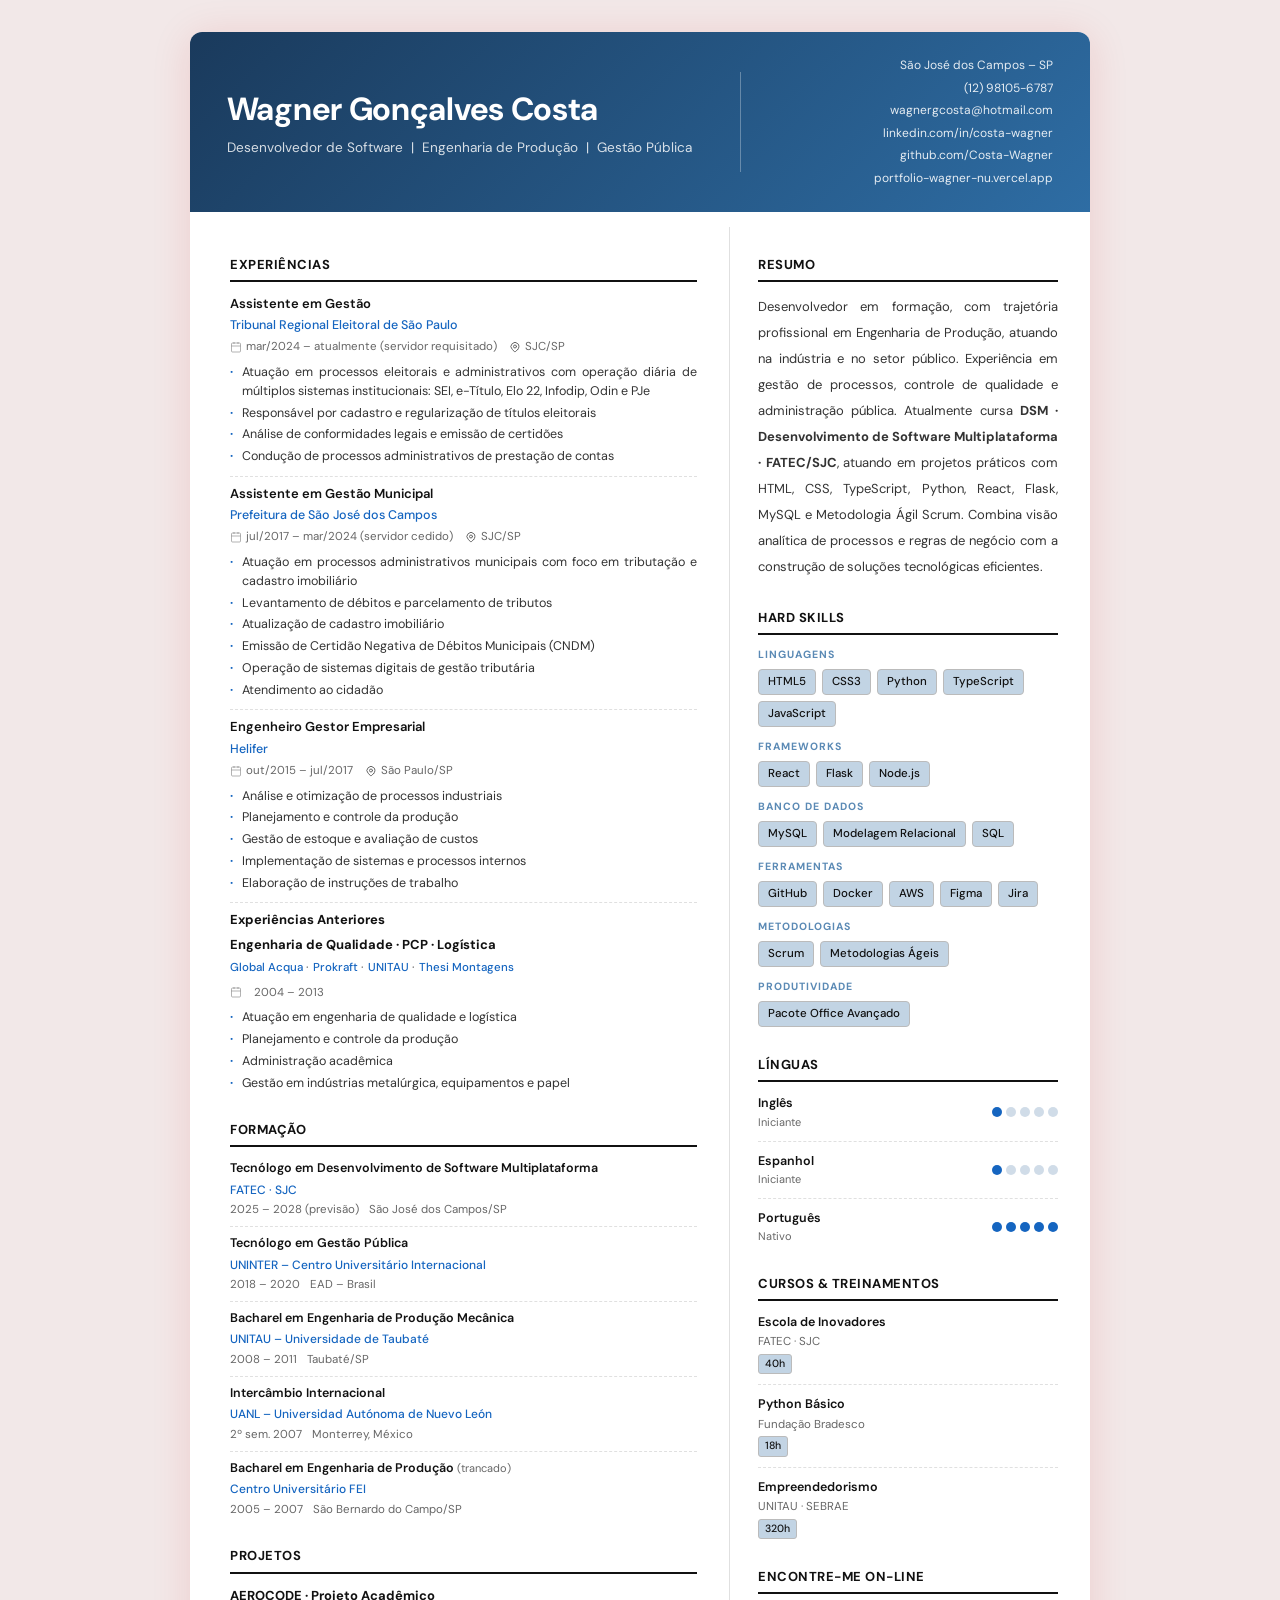
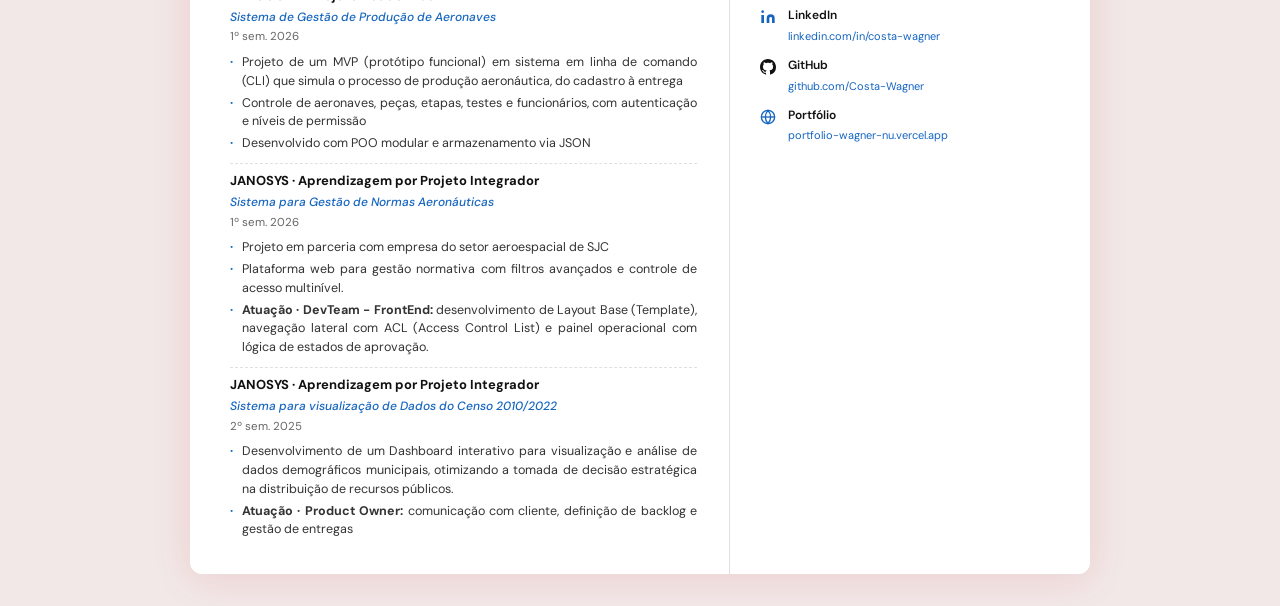
<file: index.2.html>
<!DOCTYPE html>
<html lang="pt-BR">
<head>
  <meta charset="UTF-8">
  <meta name="viewport" content="width=device-width, initial-scale=1.0">
  <title>Wagner Costa — CV</title>
  <style>
    @import url('https://fonts.googleapis.com/css2?family=DM+Sans:ital,opsz,wght@0,9..40,300;0,9..40,400;0,9..40,500;0,9..40,600;0,9..40,700;0,9..40,800;1,9..40,300&display=swap');

    :root {
      --accent: #1565c0;
      --accent-dark: #0f4a9e;
      --text: #111111;
      --text-light: #333333;
      --text-muted: #666666;
      --border: #e0e0e0;
      --bg: #ffffff;
      --bg-subtle: #faf7f7;
      --badge-bg: #5b8ab55e;
      --badge-border: #bbbbbb;
      --skill-cat: #5b8ab5;
      --dot-active: #1565c0;
      --dot-inactive: #d0dce8;
    }

    * { box-sizing: border-box; margin: 0; padding: 0; }

    body {
      font-family: 'DM Sans', sans-serif;
      background: #f2e8e8;
      color: var(--text);
      font-size: 13px;
      line-height: 1.55;
    }

    .page {
      background: var(--bg);
      max-width: 900px;
      margin: 32px auto;
      box-shadow: 0 4px 40px rgba(203, 13, 13, 0.12);
      border-radius: 12px;
      overflow: hidden;
      position: relative;
    }

    /* ── HEADER ── */
    .header {
      padding: 28px 40px 20px;
      border-bottom: 2px solid var(--text);
    }

    .name {
      font-size: 44px;
      font-weight: 800;
      letter-spacing: -1px;
      color: var(--text);
      line-height: 1;
      margin-bottom: 4px;
    }

    .title {
      color: var(--accent);
      font-weight: 400;
      font-size: 13.5px;
      margin-bottom: 12px;
    }

    .contacts {
      display: flex;
      flex-wrap: wrap;
      gap: 6px 18px;
      font-size: 12px;
      color: var(--text-light);
    }

    .contacts a {
      color: var(--text-light);
      text-decoration: none;
      display: flex;
      align-items: center;
      gap: 5px;
    }

    .contacts a:hover { color: var(--accent); }

    .contact-icon {
      width: 14px;
      height: 14px;
      opacity: 0.6;
      flex-shrink: 0;
    }

    /* ── BODY LAYOUT ── */
    .body {
      display: grid;
      grid-template-columns: 60% 40%;
      min-height: 1px;
    }

    .col-left {
      padding: 28px 32px 32px 40px;
      border-right: 1px solid var(--border);
    }

    .col-right {
      padding: 28px 32px 32px 28px;
      background: var(--bg);
    }

    /* ── SECTION ── */
    .section { margin-bottom: 28px; }
    .section:last-child { margin-bottom: 0; }

    .section-title {
      font-size: 13px;
      font-weight: 700;
      letter-spacing: 0.5px;
      text-transform: uppercase;
      color: var(--text);
      margin-bottom: 12px;
      padding-bottom: 5px;
      border-bottom: 2px solid var(--text);
    }

    /* ── EXPERIENCE ── */
    .exp-item { margin-bottom: 10px; }
    .exp-item:last-child { margin-bottom: 0; }

    .exp-role {
      font-weight: 600;
      font-size: 13px;
      color: var(--text);
      margin-bottom: 2px;
    }

    .exp-company {
      color: var(--accent);
      font-weight: 500;
      font-size: 12.5px;
      margin-bottom: 3px;
    }

    .exp-meta {
      display: flex;
      align-items: center;
      gap: 12px;
      font-size: 11.5px;
      color: var(--text-muted);
      margin-bottom: 7px;
    }

    .exp-meta span {
      display: flex;
      align-items: center;
      gap: 4px;
    }

    .exp-bullets {
      list-style: none;
      padding: 0;
      text-align: justify;
    }

    .exp-bullets li {
      padding-left: 12px;
      position: relative;
      color: var(--text-light);
      font-size: 12.5px;
      margin-bottom: 3px;
      line-height: 1.5;
    }

    .exp-bullets li::before {
      content: '·';
      position: absolute;
      left: 0;
      color: var(--accent);
      font-weight: 700;
    }

    .divider {
      border: none;
      border-top: 1px dashed var(--border);
      margin: 7px 0;
    }

    /* Experiências anteriores */
    .prev-exp-label {
      font-size: 13px;
      font-weight: 700;
      color: var(--text);
      margin-bottom: 4px;
    }

    .prev-companies {
      display: flex;
      flex-wrap: wrap;
      gap: 4px;
      margin-bottom: 7px;
    }

    .prev-company-tag {
      color: var(--accent);
      font-size: 11.5px;
      font-weight: 500;
    }

    .prev-company-tag:not(:last-child)::after {
      content: ' ·';
      color: var(--text-muted);
    }

    /* ── FORMAÇÃO ── */
    .edu-item { margin-bottom: 4px; }
    .edu-item:last-child { margin-bottom: 0; }

    .edu-degree {
      font-weight: 600;
      font-size: 12.5px;
      color: var(--text);
      margin-bottom: 2px;
    }

    .edu-school {
      color: var(--accent);
      font-weight: 500;
      font-size: 12px;
      margin-bottom: 2px;
    }

    .edu-meta {
      font-size: 11.5px;
      color: var(--text-muted);
      display: flex;
      gap: 10px;
    }

    /* ── PROJETOS ── */
    .proj-item { margin-bottom: 10px; }
    .proj-item:last-child { margin-bottom: 0; }

    .proj-name {
      font-weight: 700;
      font-size: 13px;
      color: var(--text);
      margin-bottom: 2px;
    }

    .proj-desc-short {
      font-style: italic;
      color: var(--accent);
      font-weight: 500;
      font-size: 12px;
      margin-bottom: 2px;
    }

    /* ── RESUMO ── */
    .resumo-text {
      font-size: 13px;
      color: var(--text-light);
      line-height: 2;
      text-align: justify;
    }

    /* ── CURSOS ── */
    .curso-item {
      margin-bottom: 10px;
      padding-bottom: 10px;
      border-bottom: 1px dashed var(--border);
    }

    .curso-item:last-child {
      border-bottom: none;
      margin-bottom: 0;
      padding-bottom: 0;
    }

    .curso-name {
      font-weight: 600;
      font-size: 12.5px;
      color: var(--text);
      margin-bottom: 1px;
    }

    .curso-inst {
      font-size: 11.5px;
      color: var(--text-muted);
    }

    .curso-hours {
      display: inline-block;
      margin-top: 3px;
      font-size: 10.5px;
      color: var(--text);
      background: var(--badge-bg);
      border: 1px solid var(--badge-border);
      border-radius: 3px;
      padding: 1px 6px;
      font-weight: 500;
    }

    /* ── IDIOMAS ── */
    .lang-item {
      display: flex;
      align-items: center;
      justify-content: space-between;
      margin-bottom: 10px;
      padding-bottom: 10px;
      border-bottom: 1px dashed var(--border);
    }

    .lang-item:last-child {
      border-bottom: none;
      margin-bottom: 0;
      padding-bottom: 0;
    }

    .lang-name {
      font-weight: 600;
      font-size: 12.5px;
      color: var(--text);
    }

    .lang-level {
      font-size: 11px;
      color: var(--text-muted);
    }

    .lang-dots {
      display: flex;
      gap: 4px;
    }

    .dot {
      width: 10px;
      height: 10px;
      border-radius: 50%;
      background: var(--dot-inactive);
    }

    .dot.active { background: var(--dot-active); }

    /* ── HARD SKILLS ── */
    .skill-cat { margin-bottom: 12px; }
    .skill-cat:last-child { margin-bottom: 0; }

    .skill-cat-label {
      font-size: 10.5px;
      font-weight: 700;
      letter-spacing: 1px;
      text-transform: uppercase;
      color: var(--skill-cat);
      margin-bottom: 6px;
      margin-top: 8px;
    }

    .badges {
      display: flex;
      flex-wrap: wrap;
      gap: 6px;
    }

    .badge {
      background: var(--badge-bg);
      border: 1px solid var(--badge-border);
      color: var(--text);
      font-size: 11.5px;
      font-weight: 500;
      padding: 3px 9px;
      border-radius: 4px;
      white-space: nowrap;
    }

    /* ── ONLINE ── */
    .online-item {
      display: flex;
      align-items: flex-start;
      gap: 10px;
      margin-bottom: 10px;
    }

    .online-item:last-child { margin-bottom: 0; }

    .online-icon {
      width: 20px;
      height: 20px;
      flex-shrink: 0;
      display: flex;
      align-items: center;
      justify-content: center;
      margin-top: 1px;
    }

    .online-icon svg { width: 16px; height: 16px; }

    .online-label {
      font-weight: 600;
      font-size: 12px;
      color: var(--text);
      margin-bottom: 1px;
    }

    .online-url {
      font-size: 11px;
      color: var(--accent);
      text-decoration: none;
      word-break: break-all;
    }

    .online-url:hover { text-decoration: underline; }

    /* ── CABEÇALHO AZUL ── */
    .cv-cabecalho {
      position: relative;
      width: 100%;
      z-index: 10; 
      margin-bottom: 15px;
      display: flex;
      align-items: center;
      background: linear-gradient(135deg, #1a3a5c 0%, #2e6da4 100%);
      padding: 1.5rem 2.3rem;
      gap: 3rem;
      flex-wrap: nowrap;
      -webkit-print-color-adjust: exact;
      print-color-adjust: exact;
      justify-content: flex-start;
    }

    .cv-cabecalho-esq h1 {
      font-size: 2rem;
      font-weight: 700;
      color: #ffffff;
      margin: 0 0 0.2rem 0;
      letter-spacing: -0.3px;
    }

    .cv-subtitulo {
      font-size: 0.85rem;
      color: rgba(255,255,255,0.82);
      margin: 0;
      line-height: 1.5;
    }

    .cv-cabecalho-divisor {
      width: 1px;
      height: 100px;
      background-color: rgba(255,255,255,0.3);
      flex-shrink: 0;
    }

    .cv-cabecalho-dir {
      display: flex;
      flex-direction: column;
      justify-content: center;
      gap: 0.25rem;
      min-width: 220px;
      margin-left: auto;
      align-items: flex-end; 
    }

    .cv-cabecalho-dir span,
    .cv-cabecalho-dir a {
      font-size: 0.75rem;
      color: rgba(255,255,255,0.88);
      text-decoration: none;
      display: flex;
      align-items: center;
      gap: 6px;
    }

    .cv-cabecalho-dir a:hover {
      text-decoration: underline;
      color: #ffffff;
    }

    @media print {
      @page { size: A4; margin: 0; }

      body {
        padding-top: 0;
        flex-grow: 1;
        font-size: 10pt;
        line-height: 1.3;
        background: #fff;
      }

      .cv-cabecalho { padding: 1rem 1.5rem; }
      .cv-cabecalho-esq h1 { font-size: 18pt; }
      .cv-subtitulo { font-size: 9pt; }
      .cv-cabecalho-divisor { height: 100px; }

      nav, footer, .btn-download, .no-print { display: none }

      a { text-decoration: none ; color: #fff; }

      .page { box-shadow: none; margin: 0; }

      .page-break-top {
        break-before: page;
        page-break-before: always;
        padding-top: 1.5cm;
        display: block;
      }
    }
  </style>
</head>

<body>
  <div class="page">

    <!-- CABEÇALHO -->
    <div class="cv-cabecalho">
      <div class="cv-cabecalho-esq">
        <h1>Wagner Gonçalves Costa</h1>
        <div class="cv-subtitulo">
          Desenvolvedor de Software &nbsp;|&nbsp; Engenharia de Produção &nbsp;|&nbsp; Gestão Pública
        </div>
      </div>

      <div class="cv-cabecalho-divisor"></div>

      <div class="cv-cabecalho-dir">
        <span>São José dos Campos – SP</span>
        <a href="tel:+5512981056787">(12) 98105-6787</a>
        <a href="mailto:wagnergcosta@hotmail.com">wagnergcosta@hotmail.com</a>
        <a href="https://www.linkedin.com/in/costa-wagner/" target="_blank">linkedin.com/in/costa-wagner</a>
        <a href="https://github.com/Costa-Wagner" target="_blank">github.com/Costa-Wagner</a>
        <a href="https://portfolio-wagner-nu.vercel.app" target="_blank">portfolio-wagner-nu.vercel.app</a>
      </div>
    </div>

    <!-- BODY: duas colunas -->
    <div class="body">

      <!-- COL ESQUERDA -->
      <div class="col-left">

        <!-- EXPERIÊNCIAS -->
        <div class="section">
          <div class="section-title">Experiências</div>

          <div class="exp-item">
            <div class="exp-role">Assistente em Gestão</div>
            <div class="exp-company">Tribunal Regional Eleitoral de São Paulo</div>
            <div class="exp-meta">
              <span>
                <svg width="12" height="12" fill="none" stroke="currentColor" viewBox="0 0 24 24"><rect x="3" y="4" width="18" height="18" rx="2"/><line x1="16" y1="2" x2="16" y2="6"/><line x1="8" y1="2" x2="8" y2="6"/><line x1="3" y1="10" x2="21" y2="10"/></svg>
                mar/2024 – atualmente (servidor requisitado)
              </span>
              <span>
                <svg width="12" height="12" fill="none" stroke="currentColor" viewBox="0 0 24 24"><path stroke-linecap="round" stroke-linejoin="round" stroke-width="2" d="M17.657 16.657L13.414 20.9a1.998 1.998 0 01-2.827 0l-4.244-4.243a8 8 0 1111.314 0z"/><path stroke-linecap="round" stroke-linejoin="round" stroke-width="2" d="M15 11a3 3 0 11-6 0 3 3 0 016 0z"/></svg>
                SJC/SP
              </span>
            </div>
            <ul class="exp-bullets">
              <li>Atuação em processos eleitorais e administrativos com operação diária de múltiplos sistemas institucionais: SEI, e-Título, Elo 22, Infodip, Odin e PJe</li>
              <li>Responsável por cadastro e regularização de títulos eleitorais</li>
              <li>Análise de conformidades legais e emissão de certidões</li>
              <li>Condução de processos administrativos de prestação de contas</li>
            </ul>
          </div>

          <hr class="divider">

          <div class="exp-item">
            <div class="exp-role">Assistente em Gestão Municipal</div>
            <div class="exp-company">Prefeitura de São José dos Campos</div>
            <div class="exp-meta">
              <span>
                <svg width="12" height="12" fill="none" stroke="currentColor" viewBox="0 0 24 24"><rect x="3" y="4" width="18" height="18" rx="2"/><line x1="16" y1="2" x2="16" y2="6"/><line x1="8" y1="2" x2="8" y2="6"/><line x1="3" y1="10" x2="21" y2="10"/></svg>
                jul/2017 – mar/2024 (servidor cedido)
              </span>
              <span>
                <svg width="12" height="12" fill="none" stroke="currentColor" viewBox="0 0 24 24"><path stroke-linecap="round" stroke-linejoin="round" stroke-width="2" d="M17.657 16.657L13.414 20.9a1.998 1.998 0 01-2.827 0l-4.244-4.243a8 8 0 1111.314 0z"/><path stroke-linecap="round" stroke-linejoin="round" stroke-width="2" d="M15 11a3 3 0 11-6 0 3 3 0 016 0z"/></svg>
                SJC/SP
              </span>
            </div>
            <ul class="exp-bullets">
              <li>Atuação em processos administrativos municipais com foco em tributação e cadastro imobiliário</li>
              <li>Levantamento de débitos e parcelamento de tributos</li>
              <li>Atualização de cadastro imobiliário</li>
              <li>Emissão de Certidão Negativa de Débitos Municipais (CNDM)</li>
              <li>Operação de sistemas digitais de gestão tributária</li>
              <li>Atendimento ao cidadão</li>
            </ul>
          </div>

          <hr class="divider">

          <div class="exp-item">
            <div class="exp-role">Engenheiro Gestor Empresarial</div>
            <div class="exp-company">Helifer</div>
            <div class="exp-meta">
              <span>
                <svg width="12" height="12" fill="none" stroke="currentColor" viewBox="0 0 24 24"><rect x="3" y="4" width="18" height="18" rx="2"/><line x1="16" y1="2" x2="16" y2="6"/><line x1="8" y1="2" x2="8" y2="6"/><line x1="3" y1="10" x2="21" y2="10"/></svg>
                out/2015 – jul/2017
              </span>
              <span>
                <svg width="12" height="12" fill="none" stroke="currentColor" viewBox="0 0 24 24"><path stroke-linecap="round" stroke-linejoin="round" stroke-width="2" d="M17.657 16.657L13.414 20.9a1.998 1.998 0 01-2.827 0l-4.244-4.243a8 8 0 1111.314 0z"/><path stroke-linecap="round" stroke-linejoin="round" stroke-width="2" d="M15 11a3 3 0 11-6 0 3 3 0 016 0z"/></svg>
                São Paulo/SP
              </span>
            </div>
            <ul class="exp-bullets">
              <li>Análise e otimização de processos industriais</li>
              <li>Planejamento e controle da produção</li>
              <li>Gestão de estoque e avaliação de custos</li>
              <li>Implementação de sistemas e processos internos</li>
              <li>Elaboração de instruções de trabalho</li>
            </ul>
          </div>

          <hr class="divider">

          <div class="exp-item">
            <div class="prev-exp-label">Experiências Anteriores</div>
            <div class="prev-exp-label">Engenharia de Qualidade · PCP · Logística</div>
            <div class="prev-companies">
              <span class="prev-company-tag">Global Acqua</span>
              <span class="prev-company-tag">Prokraft</span>
              <span class="prev-company-tag">UNITAU</span>
              <span class="prev-company-tag">Thesi Montagens</span>
            </div>
            <div class="exp-meta">
              <svg width="12" height="12" fill="none" stroke="currentColor" viewBox="0 0 24 24"><rect x="3" y="4" width="18" height="18" rx="2"/><line x1="16" y1="2" x2="16" y2="6"/><line x1="8" y1="2" x2="8" y2="6"/><line x1="3" y1="10" x2="21" y2="10"/></svg>
              <span>2004 – 2013</span></div>
            <ul class="exp-bullets">
              <li>Atuação em engenharia de qualidade e logística</li>
              <li>Planejamento e controle da produção</li>
              <li>Administração acadêmica</li>
              <li>Gestão em indústrias metalúrgica, equipamentos e papel</li>
            </ul>
          </div>
        </div>

        <!-- FORMAÇÃO -->
        <div class="section page-break-top">
          <div class="section-title">Formação</div>

          <div class="edu-item">
            <div class="edu-degree">Tecnólogo em Desenvolvimento de Software Multiplataforma</div>
            <div class="edu-school">FATEC · SJC</div>
            <div class="edu-meta"><span>2025 – 2028 (previsão)</span><span>São José dos Campos/SP</span></div>
          </div>

          <hr class="divider">

          <div class="edu-item">
            <div class="edu-degree">Tecnólogo em Gestão Pública</div>
            <div class="edu-school">UNINTER – Centro Universitário Internacional</div>
            <div class="edu-meta"><span>2018 – 2020</span><span>EAD – Brasil</span></div>
          </div>

          <hr class="divider">

          <div class="edu-item">
            <div class="edu-degree">Bacharel em Engenharia de Produção Mecânica</div>
            <div class="edu-school">UNITAU – Universidade de Taubaté</div>
            <div class="edu-meta"><span>2008 – 2011</span><span>Taubaté/SP</span></div>
          </div>

          <hr class="divider">

          <div class="edu-item">
            <div class="edu-degree">Intercâmbio Internacional</div>
            <div class="edu-school">UANL – Universidad Autónoma de Nuevo León</div>
            <div class="edu-meta"><span>2º sem. 2007</span><span>Monterrey, México</span></div>
          </div>

          <hr class="divider">

          <div class="edu-item">
            <div class="edu-degree">
              Bacharel em Engenharia de Produção
              <span style="color:var(--text-muted);font-weight:400;font-size:11px;">(trancado)</span>
            </div>
            <div class="edu-school">Centro Universitário FEI</div>
            <div class="edu-meta"><span>2005 – 2007</span><span>São Bernardo do Campo/SP</span></div>
          </div>
        </div>

        <!-- PROJETOS -->
        <div class="section">
          <div class="section-title">Projetos</div>

          <div class="proj-item">
            <div class="proj-name">AEROCODE · Projeto Acadêmico</div>
            <div class="proj-desc-short">Sistema de Gestão de Produção de Aeronaves</div>
            <div class="exp-meta"><span>1º sem. 2026</span></div>
            <ul class="exp-bullets">
              <li>Projeto de um MVP (protótipo funcional) em sistema em linha de comando (CLI) que simula o processo de produção aeronáutica, do cadastro à entrega</li>
              <li>Controle de aeronaves, peças, etapas, testes e funcionários, com autenticação e níveis de permissão</li>
              <li>Desenvolvido com POO modular e armazenamento via JSON</li>
            </ul>
          </div>

          <hr class="divider">

          <div class="proj-item">
            <div class="proj-name">JANOSYS · Aprendizagem por Projeto Integrador</div>
            <div class="proj-desc-short">Sistema para Gestão de Normas Aeronáuticas</div>
            <div class="exp-meta"><span>1º sem. 2026</span></div>
            <ul class="exp-bullets">
              <li>Projeto em parceria com empresa do setor aeroespacial de SJC</li>
              <li>Plataforma web para gestão normativa com filtros avançados e controle de acesso multinível.</li>
              <li><strong>Atuação · DevTeam - FrontEnd:</strong> desenvolvimento de Layout Base (Template), navegação lateral com ACL (Access Control List) e painel operacional com lógica de estados de aprovação.</li>
            </ul>
          </div>

          <hr class="divider">

          <div class="proj-item">
            <div class="proj-name">JANOSYS · Aprendizagem por Projeto Integrador</div>
            <div class="proj-desc-short">Sistema para visualização de Dados do Censo 2010/2022</div>
            <div class="exp-meta"><span>2º sem. 2025</span></div>
            <ul class="exp-bullets">
              <li>Desenvolvimento de um Dashboard interativo para visualização e análise de dados demográficos municipais, otimizando a tomada de decisão estratégica na distribuição de recursos públicos.</li>
              <li><strong>Atuação · Product Owner:</strong> comunicação com cliente, definição de backlog e gestão de entregas</li>
            </ul>
          </div>
        </div>

      </div><!-- /col-left -->

      <!-- COL DIREITA -->
      <div class="col-right">

        <!-- RESUMO -->
        <div class="section">
          <div class="section-title">Resumo</div>
          <p class="resumo-text">Desenvolvedor em formação, com trajetória profissional em Engenharia de Produção, atuando na indústria e no setor público. Experiência em gestão de processos, controle de qualidade e administração pública. Atualmente cursa <strong>DSM · Desenvolvimento de Software Multiplataforma · FATEC/SJC</strong>, atuando em projetos práticos com HTML, CSS, TypeScript, Python, React, Flask, MySQL e Metodologia Ágil Scrum. Combina visão analítica de processos e regras de negócio com a construção de soluções tecnológicas eficientes.</p>
        </div>

        <!-- HARD SKILLS -->
        <div class="section">
          <div class="section-title">Hard Skills</div>

          <div class="skill-cat">
            <div class="skill-cat-label">Linguagens</div>
            <div class="badges">
              <span class="badge">HTML5</span>
              <span class="badge">CSS3</span>
              <span class="badge">Python</span>
              <span class="badge">TypeScript</span>
              <span class="badge">JavaScript</span>
            </div>
          </div>

          <div class="skill-cat">
            <div class="skill-cat-label">Frameworks</div>
            <div class="badges">
              <span class="badge">React</span>
              <span class="badge">Flask</span>
              <span class="badge">Node.js</span>
            </div>
          </div>

          <div class="skill-cat">
            <div class="skill-cat-label">Banco de Dados</div>
            <div class="badges">
              <span class="badge">MySQL</span>
              <span class="badge">Modelagem Relacional</span>
              <span class="badge">SQL</span>
            </div>
          </div>

          <div class="skill-cat">
            <div class="skill-cat-label">Ferramentas</div>
            <div class="badges">
              <span class="badge">GitHub</span>
              <span class="badge">Docker</span>
              <span class="badge">AWS</span>
              <span class="badge">Figma</span>
              <span class="badge">Jira</span>
            </div>
          </div>

          <div class="skill-cat">
            <div class="skill-cat-label">Metodologias</div>
            <div class="badges">
              <span class="badge">Scrum</span>
              <span class="badge">Metodologias Ágeis</span>
            </div>
          </div>

          <div class="skill-cat">
            <div class="skill-cat-label">Produtividade</div>
            <div class="badges">
              <span class="badge">Pacote Office Avançado</span>
            </div>
          </div>
        </div>

        <!-- IDIOMAS -->
        <div class="section cv-form-idiomas page-break-top">
            <div class="section">
            <div class="section-title">Línguas</div>

            <div class="lang-item">
                <div class="lang-info">
                <div class="lang-name">Inglês</div>
                <div class="lang-level">Iniciante</div>
                </div>
                <div class="lang-dots">
                <div class="dot active"></div>
                <div class="dot"></div>
                <div class="dot"></div>
                <div class="dot"></div>
                <div class="dot"></div>
                </div>
            </div>

            <div class="lang-item">
                <div class="lang-info">
                <div class="lang-name">Espanhol</div>
                <div class="lang-level">Iniciante</div>
                </div>
                <div class="lang-dots">
                <div class="dot active"></div>
                <div class="dot"></div>
                <div class="dot"></div>
                <div class="dot"></div>
                <div class="dot"></div>
                </div>
            </div>

            <div class="lang-item">
                <div class="lang-info">
                <div class="lang-name">Português</div>
                <div class="lang-level">Nativo</div>
                </div>
                <div class="lang-dots">
                <div class="dot active"></div>
                <div class="dot active"></div>
                <div class="dot active"></div>
                <div class="dot active"></div>
                <div class="dot active"></div>
                </div>
            </div>
            </div>
        </div>

        <!-- CURSOS & TREINAMENTOS -->
        <div class="section">
          <div class="section-title">Cursos &amp; Treinamentos</div>

          <div class="curso-item">
            <div class="curso-name">Escola de Inovadores</div>
            <div class="curso-inst">FATEC · SJC</div>
            <span class="curso-hours">40h</span>
          </div>

          <div class="curso-item">
            <div class="curso-name">Python Básico</div>
            <div class="curso-inst">Fundação Bradesco</div>
            <span class="curso-hours">18h</span>
          </div>

          <div class="curso-item">
            <div class="curso-name">Empreendedorismo</div>
            <div class="curso-inst">UNITAU · SEBRAE</div>
            <span class="curso-hours">320h</span>
          </div>
        </div>

        <!-- ENCONTRE-ME ON-LINE -->
        <div class="section">
          <div class="section-title">Encontre-me On-line</div>

          <div class="online-item">
            <div class="online-icon">
              <svg fill="#1565c0" viewBox="0 0 24 24"><path d="M16 8a6 6 0 016 6v7h-4v-7a2 2 0 00-2-2 2 2 0 00-2 2v7h-4v-7a6 6 0 016-6zM2 9h4v12H2z"/><circle cx="4" cy="4" r="2"/></svg>
            </div>
            <div class="online-info">
              <div class="online-label">LinkedIn</div>
              <a href="https://linkedin.com/in/costa-wagner" target="_blank" class="online-url">linkedin.com/in/costa-wagner</a>
            </div>
          </div>

          <div class="online-item">
            <div class="online-icon">
              <svg fill="#111111" viewBox="0 0 24 24"><path d="M12 0C5.37 0 0 5.37 0 12c0 5.31 3.435 9.795 8.205 11.385.6.105.825-.255.825-.57 0-.285-.015-1.23-.015-2.235-3.015.555-3.795-.735-4.035-1.41-.135-.345-.72-1.41-1.23-1.695-.42-.225-1.02-.78-.015-.795.945-.015 1.62.87 1.845 1.23 1.08 1.815 2.805 1.305 3.495.99.105-.78.42-1.305.765-1.605-2.67-.3-5.46-1.335-5.46-5.925 0-1.305.465-2.385 1.23-3.225-.12-.3-.54-1.53.12-3.18 0 0 1.005-.315 3.3 1.23.96-.27 1.98-.405 3-.405s2.04.135 3 .405c2.295-1.56 3.3-1.23 3.3-1.23.66 1.65.24 2.88.12 3.18.765.84 1.23 1.905 1.23 3.225 0 4.605-2.805 5.625-5.475 5.925.435.375.81 1.095.81 2.22 0 1.605-.015 2.895-.015 3.3 0 .315.225.69.825.57A12.02 12.02 0 0024 12c0-6.63-5.37-12-12-12z"/></svg>
            </div>
            <div class="online-info">
              <div class="online-label">GitHub</div>
              <a href="https://github.com/Costa-Wagner" target="_blank" class="online-url">github.com/Costa-Wagner</a>
            </div>
          </div>

          <div class="online-item">
            <div class="online-icon">
              <svg fill="none" viewBox="0 0 24 24"><circle cx="12" cy="12" r="10" stroke="#1565c0" stroke-width="2"/><line x1="2" y1="12" x2="22" y2="12" stroke="#1565c0" stroke-width="2"/><path d="M12 2a15.3 15.3 0 014 10 15.3 15.3 0 01-4 10 15.3 15.3 0 01-4-10 15.3 15.3 0 014-10z" stroke="#1565c0" stroke-width="2"/></svg>
            </div>
            <div class="online-info">
              <div class="online-label">Portfólio</div>
              <a href="https://portfolio-wagner-nu.vercel.app" target="_blank" class="online-url">portfolio-wagner-nu.vercel.app</a>
            </div>
          </div>
        </div>

      </div><!-- /col-right -->

    </div><!-- /body -->
    
  </div><!-- /page -->
</body>
</html>
</file>
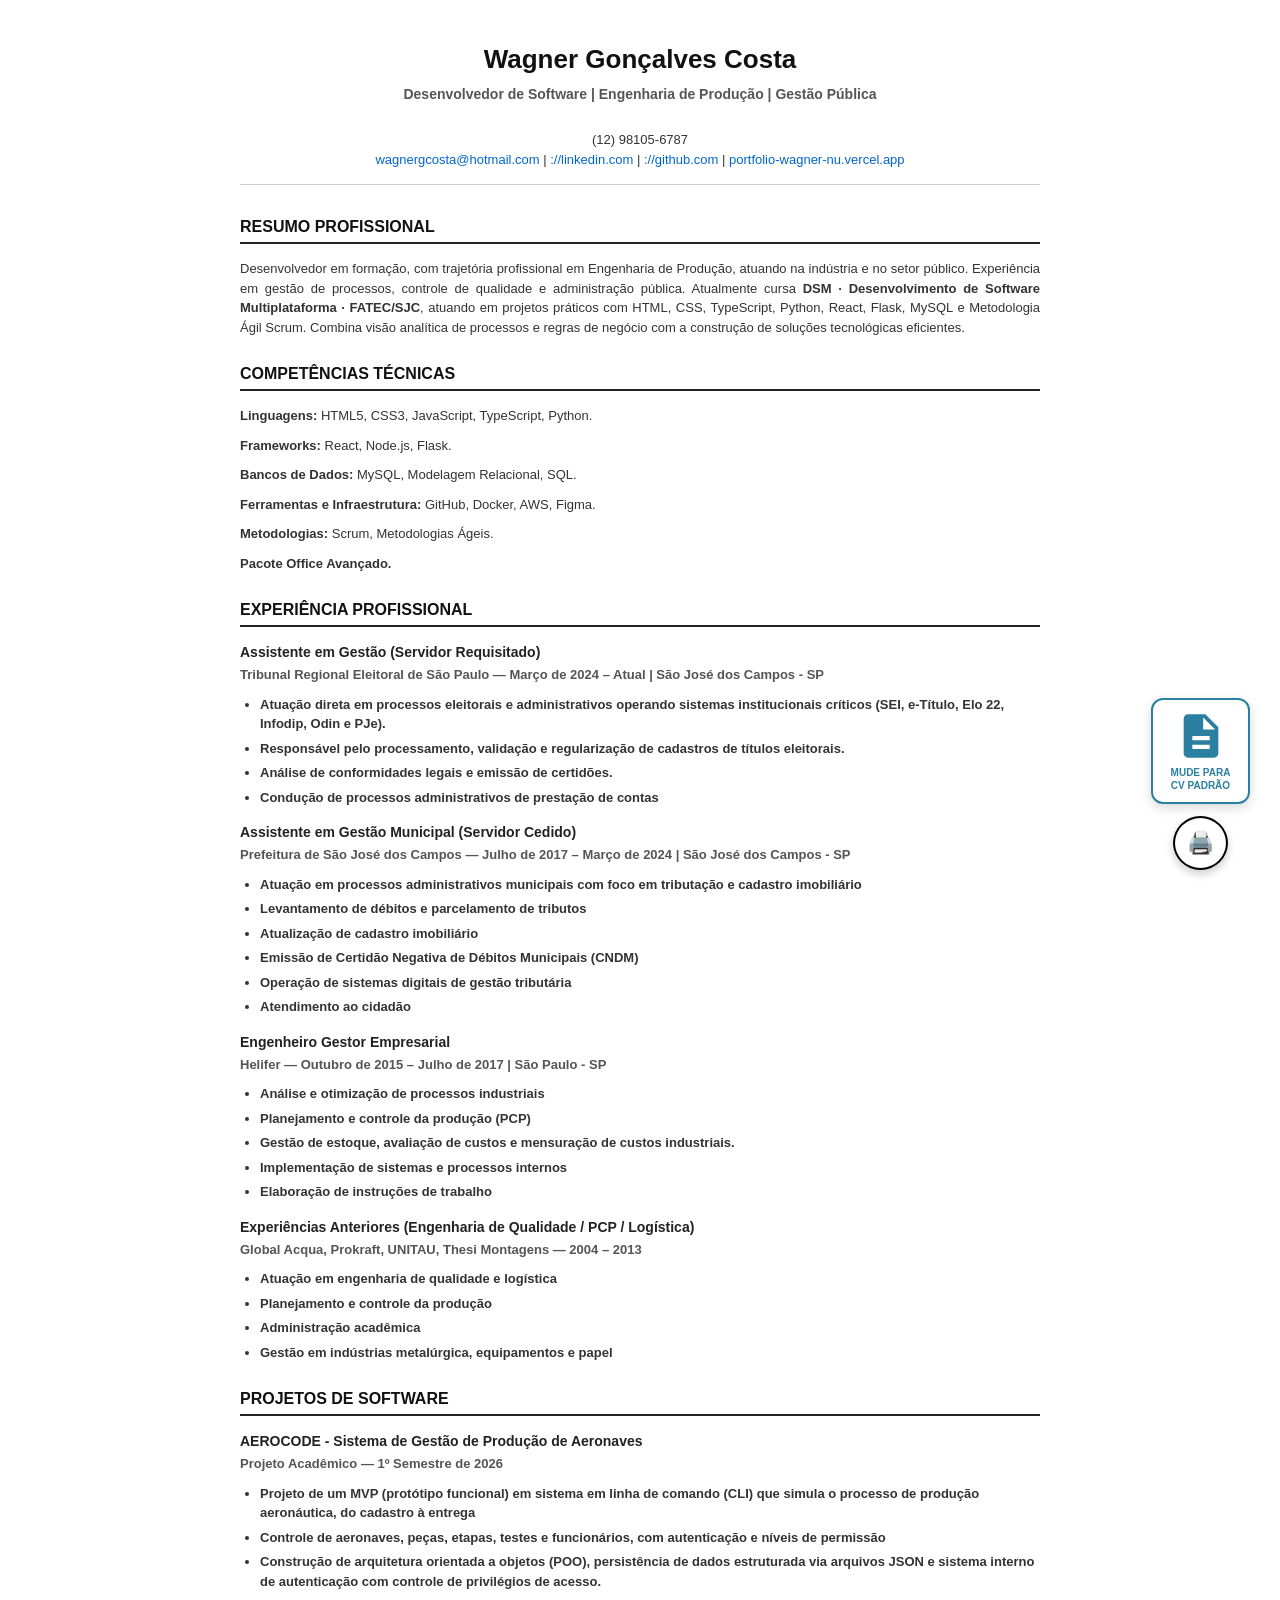
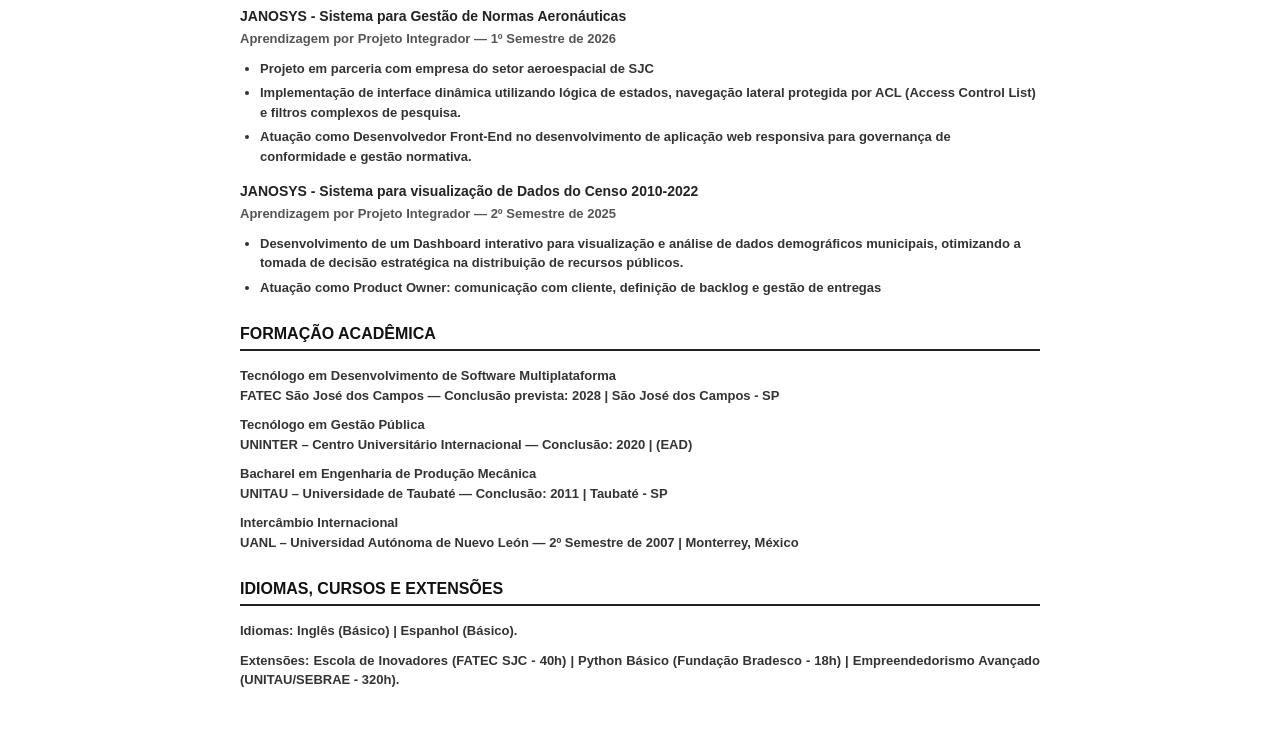
<file: index.ats.html>
<!DOCTYPE html>
<html lang="pt-BR">
<head>
  <meta charset="UTF-8">
  <title>Currículo - Wagner Gonçalves Costa</title>
  <style>
    /* Estilos Gerais Otimizados para Leitura e ATS */
    body {
      font-family: Arial, Helvetica, sans-serif;
      color: #333333;
      line-height: 1.5;
      margin: 40 20 40 40px auto;
      max-width: 800px;
      padding: 0 20px;
      background-color: #ffffff;
    }
    
    h1 {
      font-size: 26px;
      color: #111111;
      margin-bottom: 5px;
      text-align: center;
    }
    
    .subtitulo {
      font-size: 14px;
      color: #555555;
      text-align: center;
      margin-bottom: 25px;
      font-weight: bold;
    }
    
    .contato {
      text-align: center;
      font-size: 13px;
      margin-bottom: 30px;
      border-bottom: 1px solid #cccccc;
      padding-bottom: 15px;
    }
    
    .contato a {
      color: #0066cc;
      text-decoration: none;
    }

    h2 {
      font-size: 16px;
      color: #111111;
      text-transform: uppercase;
      border-bottom: 2px solid #222222;
      padding-bottom: 3px;
      margin-top: 25px;
      margin-bottom: 15px;
    }
    
    h3 {
      font-size: 14px;
      color: #222222;
      margin: 0;
    }
    
    .detalhes-item {
      font-size: 13px;
      color: #555555;
      margin: 2px 0 10px 0;
    }
    
    ul {
      margin: 0 0 15px 0;
      padding-left: 20px;
    }
    
    li {
      font-size: 13px;
      margin-bottom: 5px;
      color: #333333;
    }
    
    p {
      font-size: 13px;
      margin: 0 0 10px 0;
      text-align: justify;
    }

  /* ==========================================================================
     1. ESTILOS APENAS PARA A TELA (COMPUTADOR / CELULAR)
     O navegador vai ler isto apenas no monitor e ignorar na impressão.
     ========================================================================== */
  @media screen {
    body {
      font-family: Arial, Helvetica, sans-serif;
      color: #333333;
      line-height: 1.5;
      margin: 40px auto;
      max-width: 800px;
      padding: 0 20px;
      background-color: #ffffff;
    }
    
    h1 { font-size: 26px; color: #111111; margin-bottom: 5px; text-align: center; }
    .subtitulo { font-size: 14px; color: #555555; text-align: center; margin-bottom: 25px; font-weight: bold; }
    .contato { text-align: center; font-size: 13px; margin-bottom: 30px; border-bottom: 1px solid #cccccc; padding-bottom: 15px; }
    .contato a { color: #0066cc; text-decoration: none; }
    h2 { font-size: 16px; color: #111111; text-transform: uppercase; border-bottom: 2px solid #222222; padding-bottom: 3px; margin-top: 25px; margin-bottom: 15px; }
    h3 { font-size: 14px; color: #222222; margin: 0; }
    .detalhes-item { font-size: 13px; color: #555555; margin: 2px 0 10px 0; }
    ul { margin: 0 0 15px 0; padding-left: 20px; }
    li { font-size: 13px; margin-bottom: 5px; color: #333333; }
    p { font-size: 13px; margin: 0 0 10px 0; }


        /* Posiciona o grupo no canto inferior direito */
    #containerAcoes {
      position: fixed;
      bottom: 30px;
      right: 30px;
      z-index: 99999;
      display: flex;
      flex-direction: column;
      align-items: center;
      gap: 12px;
    }

    /* Estilização do Botão em Bloco Vertical baseado na imagem */
    #btnAlternarCV {
      display: flex;
      flex-direction: column; /* Joga o texto para baixo do ícone */
      align-items: center;
      justify-content: center;
      text-decoration: none;
      font-family: Arial, sans-serif;
      color: #2b7fa1; /* Tom de azul idêntico ao da imagem enviada */
      background-color: #ffffff;
      border: 2px solid #2b7fa1;
      border-radius: 12px; /* Bordas arredondadas suaves */
      padding: 10px;
      width: 75px;
      box-shadow: 0 4px 12px rgba(0,0,0,0.15);
      transition: transform 0.2s, background-color 0.2s;
    }

    /* Tamanho do ícone vetorial do documento */
    #btnAlternarCV svg {
      width: 52px;
      height: 52px;
      fill: #2b7fa1; /* Pinta o ícone com o azul correto */
      margin-bottom: 4px;
    }

    /* Texto pequeno centralizado abaixo do ícone */
    #btnAlternarCV span {
      font-size: 10px;
      font-weight: bold;
      text-transform: uppercase;
      text-align: center;
      line-height: 1.3;
    }

    /* Efeito sutil ao passar o mouse */
    #btnAlternarCV:hover {
      background-color: #f2f8fa;
      transform: translateY(-2px);
    }

    #btnImprimir {
      display: inline-block;
      background: #fff;
      border: 2px solid #000;
      border-radius: 50%;
      padding: 12px;
      font-size: 22px;
      cursor: pointer;
      box-shadow: 0 4px 8px rgba(0,0,0,0.2);
    }
  }

    /* ==========================================================================
     2. ESTILOS EXCLUSIVOS PARA IMPRESSÃO
     ========================================================================== */
    @media print {
        @page {
            size: A4 portrait;
        }

        #btnImprimir, .navbar, script {
            display: none;
            visibility: hidden;
        }
        /* Sumir completamente com os elementos visuais na folha do PDF */
        #containerAcoes, #btnImprimir, #btnAlternarCV, svg {
            display: none;
            visibility: hidden;
        }
    }

  </style>
</head>
<body>

  <header>
    <h1>Wagner Gonçalves Costa</h1>
    <div class="subtitulo">Desenvolvedor de Software | Engenharia de Produção | Gestão Pública</div>
    <div class="contato">
      (12) 98105-6787 <br>
      <a href="mailto:wagnergcosta@hotmail.com">wagnergcosta@hotmail.com</a> | 
      <a href="https://linkedin.com" target="_blank">://linkedin.com</a> | 
      <a href="https://github.com" target="_blank">://github.com</a> | 
      <a href="https://vercel.app" target="_blank">portfolio-wagner-nu.vercel.app</a>
    </div>
  </header>

  <section>
    <h2>Resumo Profissional</h2>
    <p>Desenvolvedor em formação, com trajetória profissional em Engenharia de Produção, atuando na indústria e no setor público. Experiência em gestão de processos, controle de qualidade e administração pública. Atualmente cursa <strong>DSM · Desenvolvimento de Software Multiplataforma · FATEC/SJC</strong>, atuando em projetos práticos com HTML, CSS, TypeScript, Python, React, Flask, MySQL e Metodologia Ágil Scrum. Combina visão analítica de processos e regras de negócio com a construção de soluções tecnológicas eficientes.</p>
  </section>

  <section>
    <h2>Competências Técnicas</h2>
    <p><strong>Linguagens:</strong> HTML5, CSS3, JavaScript, TypeScript, Python.</p>
    <p><strong>Frameworks:</strong> React, Node.js, Flask.</p>
    <p><strong>Bancos de Dados:</strong> MySQL, Modelagem Relacional, SQL.</p>
    <p><strong>Ferramentas e Infraestrutura:</strong> GitHub, Docker, AWS, Figma.</p>
    <p><strong>Metodologias:</strong> Scrum, Metodologias Ágeis.</p>
    <p><strong>Pacote Office Avançado.</p>
  </section>

  <section>
    <h2>Experiência Profissional</h2>
    
    <div>
      <h3>Assistente em Gestão (Servidor Requisitado)</h3>
      <div class="detalhes-item">Tribunal Regional Eleitoral de São Paulo — Março de 2024 – Atual | São José dos Campos - SP</div>
      <ul>
        <li>Atuação direta em processos eleitorais e administrativos operando sistemas institucionais críticos (SEI, e-Título, Elo 22, Infodip, Odin e PJe).</li>
        <li>Responsável pelo processamento, validação e regularização de cadastros de títulos eleitorais.</li>
        <li>Análise de conformidades legais e emissão de certidões.</li>
        <li>Condução de processos administrativos de prestação de contas</li>
      </ul>
    </div>

    <div>
      <h3>Assistente em Gestão Municipal (Servidor Cedido)</h3>
      <div class="detalhes-item">Prefeitura de São José dos Campos — Julho de 2017 – Março de 2024 | São José dos Campos - SP</div>
      <ul>
        <li>Atuação em processos administrativos municipais com foco em tributação e cadastro imobiliário</li>        
        <li>Levantamento de débitos e parcelamento de tributos</li>
        <li>Atualização de cadastro imobiliário</li>
        <li>Emissão de Certidão Negativa de Débitos Municipais (CNDM)</li>
        <li>Operação de sistemas digitais de gestão tributária</li>
        <li>Atendimento ao cidadão</li>
      </ul>
    </div>

    <div>
      <h3>Engenheiro Gestor Empresarial</h3>
      <div class="detalhes-item">Helifer — Outubro de 2015 – Julho de 2017 | São Paulo - SP</div>
      <ul>
        <li>Análise e otimização de processos industriais</li>
        <li>Planejamento e controle da produção (PCP)</li>
        <li>Gestão de estoque, avaliação de custos e mensuração de custos industriais.</li>
        <li>Implementação de sistemas e processos internos</li>
        <li>Elaboração de instruções de trabalho</li>
      </ul>
    </div>

    <div>
      <h3>Experiências Anteriores (Engenharia de Qualidade / PCP / Logística)</h3>
      <div class="detalhes-item">Global Acqua, Prokraft, UNITAU, Thesi Montagens — 2004 – 2013</div>
      <ul>
        <li>Atuação em engenharia de qualidade e logística</li>
        <li>Planejamento e controle da produção</li>
        <li>Administração acadêmica</li>
        <li>Gestão em indústrias metalúrgica, equipamentos e papel</li>
      </ul>
    </div>
  </section>

  <section>
    <h2>Projetos de Software</h2>
    
    <div>
      <h3>AEROCODE - Sistema de Gestão de Produção de Aeronaves</h3>
      <div class="detalhes-item">Projeto Acadêmico — 1º Semestre de 2026</div>
      <ul>
        <li>Projeto de um MVP (protótipo funcional) em sistema em linha de comando (CLI) que simula o processo de produção aeronáutica, do cadastro à entrega</li>
        <li>Controle de aeronaves, peças, etapas, testes e funcionários, com autenticação e níveis de permissão</li>
        <li>Construção de arquitetura orientada a objetos (POO), persistência de dados estruturada via arquivos JSON e sistema interno de autenticação com controle de privilégios de acesso.</li>
      </ul>
    </div>

    <div>
      <h3>JANOSYS - Sistema para Gestão de Normas Aeronáuticas</h3>
      <div class="detalhes-item">Aprendizagem por Projeto Integrador — 1º Semestre de 2026</div>
      <ul>
        <li>Projeto em parceria com empresa do setor aeroespacial de SJC</li>
        <li>Implementação de interface dinâmica utilizando lógica de estados, navegação lateral protegida por ACL (Access Control List) e filtros complexos de pesquisa.</li>
        <li>Atuação como Desenvolvedor Front-End no desenvolvimento de aplicação web responsiva para governança de conformidade e gestão normativa.</li>
      </ul>
    </div>

    <div>
      <h3>JANOSYS - Sistema para visualização de Dados do Censo 2010-2022</h3>
      <div class="detalhes-item">Aprendizagem por Projeto Integrador — 2º Semestre de 2025</div>
      <ul>
        <li>Desenvolvimento de um Dashboard interativo para visualização e análise de dados demográficos municipais, otimizando a tomada de decisão estratégica na distribuição de recursos públicos.</li>
        <li>Atuação como Product Owner: comunicação com cliente, definição de backlog e gestão de entregas</li>
      </ul>
    </div>

</section>

  <section>
    <h2>Formação Acadêmica</h2>
    <p><strong>Tecnólogo em Desenvolvimento de Software Multiplataforma</strong><br>
    FATEC São José dos Campos — Conclusão prevista: 2028 | São José dos Campos - SP</p>
    
    <p><strong>Tecnólogo em Gestão Pública</strong><br>
    UNINTER – Centro Universitário Internacional — Conclusão: 2020 | (EAD)</p>
    
    <p><strong>Bacharel em Engenharia de Produção Mecânica</strong><br>
    UNITAU – Universidade de Taubaté — Conclusão: 2011 | Taubaté - SP</p>

    <p><strong>Intercâmbio Internacional</strong><br>
    UANL – Universidad Autónoma de Nuevo León — 2º Semestre de 2007 | Monterrey, México</p>
  </section>

  <section>
    <h2>Idiomas, Cursos e Extensões</h2>
    <p><strong>Idiomas:</strong> Inglês (Básico) | Espanhol (Básico).</p>
    <p><strong>Extensões:</strong> Escola de Inovadores (FATEC SJC - 40h) | Python Básico (Fundação Bradesco - 18h) | Empreendedorismo Avançado (UNITAU/SEBRAE - 320h).</p>
  </section>

  <!-- Container dos botões flutuantes na tela -->
  <div id="containerAcoes">
    
    <!-- Botão de Alternar com ícone e texto abaixo -->
    <a href="index.html" id="btnAlternarCV" title="Ver Versão Design / Padrão">
        <svg xmlns="http://w3.org" viewBox="0 0 24 24">
        <path d="M14 2H6c-1.1 0-1.99.9-1.99 2L4 20c0 1.1.89 2 1.99 2H18c1.1 0 2-.9 2-2V8l-6-6zm2 16H8v-2h8v2zm0-4H8v-2h8v2zm-3-5V3.5L18.5 9H13z"/>
      </svg>
      <span>Mude para CV padrão</span>
    </a>
    <button id="btnImprimir" title="Imprimir CV">🖨️</button>
  </div>
    
  <script>
    document.addEventListener('DOMContentLoaded', function() {
      const btn = document.getElementById('btnImprimir');
      if (btn) btn.addEventListener('click', function() { window.print(); });
      const current = window.location.pathname.split("/").pop();
      document.querySelectorAll(".navbar .nav-link").forEach(link => {
        if (link.getAttribute("href") === current) link.classList.add("active");
      });
    });
  </script>

</body>
</html>
</file>
